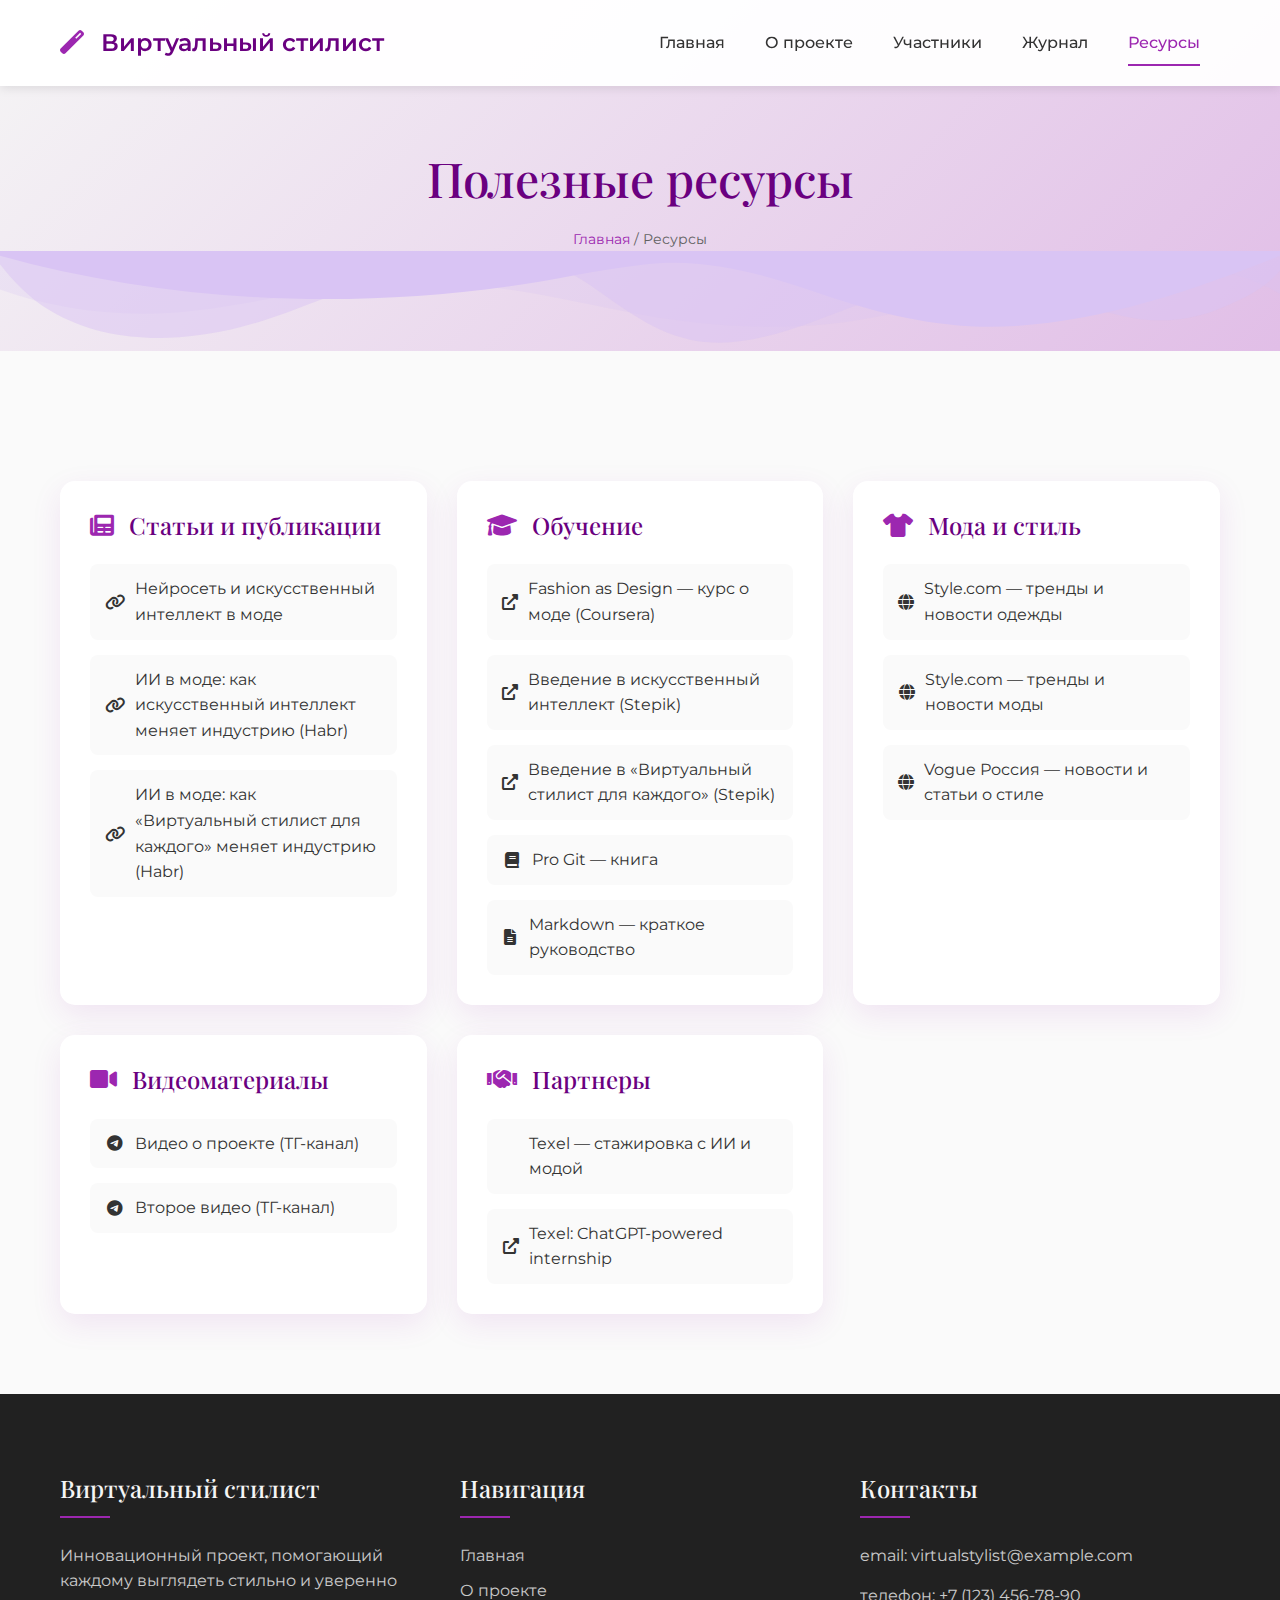
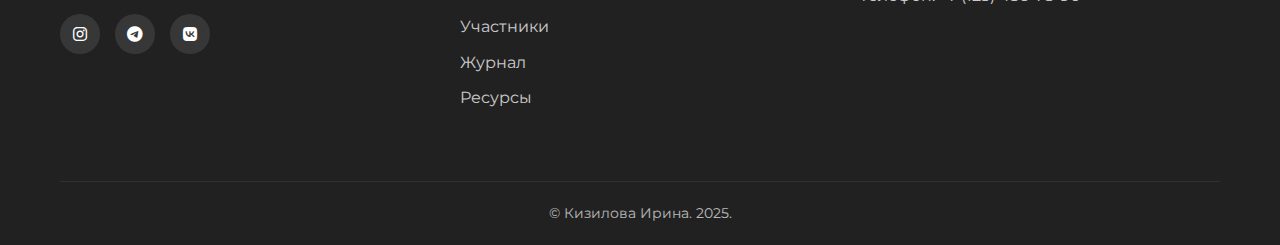
<file: site/resources.html>
<!DOCTYPE html>
<html lang="ru">
  <head>
    <meta charset="UTF-8" />
    <meta name="viewport" content="width=device-width, initial-scale=1.0" />
    <title>Ресурсы | Виртуальный стилист для каждого</title>
    <link rel="stylesheet" href="style.css" />
    <link
      rel="stylesheet"
      href="https://cdnjs.cloudflare.com/ajax/libs/font-awesome/6.0.0-beta3/css/all.min.css"
    />
    <link
      href="https://fonts.googleapis.com/css2?family=Montserrat:wght@300;400;500;600&family=Playfair+Display:wght@400;500;600&display=swap"
      rel="stylesheet"
    />
  </head>
  <body>
    <header class="header">
      <div class="container">
        <div class="header-inner">
          <div class="logo">
            <a href="index.html">
              <i class="fas fa-magic"></i>
              <span>Виртуальный стилист</span>
            </a>
          </div>
          <nav class="nav">
            <a href="index.html" class="nav-link">Главная</a>
            <a href="about.html" class="nav-link">О проекте</a>
            <a href="team.html" class="nav-link">Участники</a>
            <a href="blog.html" class="nav-link">Журнал</a>
            <a href="resources.html" class="nav-link active">Ресурсы</a>
          </nav>
          <div class="mobile-menu-btn">
            <i class="fas fa-bars"></i>
          </div>
        </div>
      </div>
    </header>

    <main>
      <section class="page-hero">
        <div class="container">
          <h1 class="page-title">Полезные ресурсы</h1>
          <div class="breadcrumbs">
            <a href="index.html">Главная</a> / <span>Ресурсы</span>
          </div>
        </div>
        <div class="page-hero-wave">
          <svg viewBox="0 0 1200 120" preserveAspectRatio="none">
            <path
              d="M0,0V46.29c47.79,22.2,103.59,32.17,158,28,70.36-5.37,136.33-33.31,206.8-37.5C438.64,32.43,512.34,53.67,583,72.05c69.27,18,138.3,24.88,209.4,13.08,36.15-6,69.85-17.84,104.45-29.34C989.49,25,1113-14.29,1200,52.47V0Z"
              opacity=".25"
              fill="#d9c4f4"
            ></path>
            <path
              d="M0,0V15.81C13,36.92,27.64,56.86,47.69,72.05,99.41,111.27,165,111,224.58,91.58c31.15-10.15,60.09-26.07,89.67-39.8,40.92-19,84.73-46,130.83-49.67,36.26-2.85,70.9,9.42,98.6,31.56,31.77,25.39,62.32,62,103.63,73,40.44,10.79,81.35-6.69,119.13-24.28s75.16-39,116.92-43.05c59.73-5.85,113.28,22.88,168.9,38.84,30.2,8.66,59,6.17,87.09-7.5,22.43-10.89,48-26.93,60.65-49.24V0Z"
              opacity=".5"
              fill="#d9c4f4"
            ></path>
            <path
              d="M0,0V5.63C149.93,59,314.09,71.32,475.83,42.57c43-7.64,84.23-20.12,127.61-26.46,59-8.63,112.48,12.24,165.56,35.4C827.93,77.22,886,95.24,951.2,90c86.53-7,172.46-45.71,248.8-84.81V0Z"
              fill="#d9c4f4"
            ></path>
          </svg>
        </div>
      </section>

      <section class="resources-section">
        <div class="container">
          <div class="resources-categories">
            <!-- Статьи -->
            <div class="category-card">
              <h2 class="category-title">
                <i class="fas fa-newspaper"></i> Статьи и публикации
              </h2>
              <div class="resource-list">
                <a
                  href="https://habr.com/ru/news/704898/"
                  class="resource-item"
                  target="_blank"
                >
                  <i class="fas fa-link"></i>
                  <span>Нейросеть и искусственный интеллект в моде</span>
                </a>
                <a
                  href="https://habr.com/ru/news/704898/"
                  class="resource-item"
                  target="_blank"
                >
                  <i class="fas fa-link"></i>
                  <span
                    >ИИ в моде: как искусственный интеллект меняет индустрию
                    (Habr)</span
                  >
                </a>
                <a
                  href="https://habr.com/ru/news/704898/"
                  class="resource-item"
                  target="_blank"
                >
                  <i class="fas fa-link"></i>
                  <span
                    >ИИ в моде: как «Виртуальный стилист для каждого» меняет
                    индустрию (Habr)</span
                  >
                </a>
              </div>
            </div>

            <!-- Образовательные ресурсы -->
            <div class="category-card">
              <h2 class="category-title">
                <i class="fas fa-graduation-cap"></i> Обучение
              </h2>
              <div class="resource-list">
                <a
                  href="https://www.coursera.org/learn/fashion-as-design"
                  class="resource-item"
                  target="_blank"
                >
                  <i class="fas fa-external-link-alt"></i>
                  <span>Fashion as Design — курс о моде (Coursera)</span>
                </a>
                <a
                  href="https://stepik.org/course/4852/promo"
                  class="resource-item"
                  target="_blank"
                >
                  <i class="fas fa-external-link-alt"></i>
                  <span>Введение в искусственный интеллект (Stepik)</span>
                </a>
                <a
                  href="https://stepik.org/course/4852/promo"
                  class="resource-item"
                  target="_blank"
                >
                  <i class="fas fa-external-link-alt"></i>
                  <span
                    >Введение в «Виртуальный стилист для каждого» (Stepik)</span
                  >
                </a>
                <a
                  href="https://git-scm.com/book/ru/v2"
                  class="resource-item"
                  target="_blank"
                >
                  <i class="fas fa-book"></i>
                  <span>Pro Git — книга</span>
                </a>
                <a
                  href="https://ru.hexlet.io/blog/posts/markdown"
                  class="resource-item"
                  target="_blank"
                >
                  <i class="fas fa-file-alt"></i>
                  <span>Markdown — краткое руководство</span>
                </a>
              </div>
            </div>

            <!-- Модные ресурсы -->
            <div class="category-card">
              <h2 class="category-title">
                <i class="fas fa-tshirt"></i> Мода и стиль
              </h2>
              <div class="resource-list">
                <a
                  href="https://www.style.com/"
                  class="resource-item"
                  target="_blank"
                >
                  <i class="fas fa-globe"></i>
                  <span>Style.com — тренды и новости одежды</span>
                </a>
                <a
                  href="https://www.style.com/"
                  class="resource-item"
                  target="_blank"
                >
                  <i class="fas fa-globe"></i>
                  <span>Style.com — тренды и новости моды</span>
                </a>
                <a
                  href="https://www.vogue.ru/"
                  class="resource-item"
                  target="_blank"
                >
                  <i class="fas fa-globe"></i>
                  <span>Vogue Россия — новости и статьи о стиле</span>
                </a>
              </div>
            </div>

            <!-- Видео и медиа -->
            <div class="category-card">
              <h2 class="category-title">
                <i class="fas fa-video"></i> Видеоматериалы
              </h2>
              <div class="resource-list">
                <a
                  href="https://t.me/texelgraphics/6"
                  class="resource-item"
                  target="_blank"
                >
                  <i class="fab fa-telegram"></i>
                  <span>Видео о проекте (ТГ-канал)</span>
                </a>
                <a
                  href="https://t.me/texelgraphics/23"
                  class="resource-item"
                  target="_blank"
                >
                  <i class="fab fa-telegram"></i>
                  <span>Второе видео (ТГ-канал)</span>
                </a>
              </div>
            </div>

            <!-- Партнеры -->
            <div class="category-card">
              <h2 class="category-title">
                <i class="fas fa-handshake"></i> Партнеры
              </h2>
              <div class="resource-list">
                <a
                  href="https://texel.graphics/ru/chatgpt-powered-internship/"
                  class="resource-item"
                  target="_blank"
                >
                  <i
                    class="https://texel.graphics/ru/chatgpt-powered-internship/"
                  ></i>
                  <span>Texel — стажировка с ИИ и модой</span>
                </a>
                <a
                  href="https://texel.graphics/ru/chatgpt-powered-internship/"
                  class="resource-item"
                  target="_blank"
                >
                  <i class="fas fa-external-link-alt"></i>
                  <span>Texel: ChatGPT-powered internship</span>
                </a>
              </div>
            </div>
          </div>
        </div>
      </section>
    </main>

    <footer class="footer">
      <div class="container">
        <div class="footer-content">
          <div class="footer-column">
            <h3>Виртуальный стилист</h3>
            <p>
              Инновационный проект, помогающий каждому выглядеть стильно и
              уверенно
            </p>
            <div class="social-links">
              <a href="#"><i class="fab fa-instagram"></i></a>
              <a href="#"><i class="fab fa-telegram"></i></a>
              <a href="#"><i class="fab fa-vk"></i></a>
            </div>
          </div>
          <div class="footer-column">
            <h3>Навигация</h3>
            <ul>
              <li><a href="index.html">Главная</a></li>
              <li><a href="about.html">О проекте</a></li>
              <li><a href="team.html">Участники</a></li>
              <li><a href="blog.html">Журнал</a></li>
              <li><a href="resources.html">Ресурсы</a></li>
            </ul>
          </div>
          <div class="footer-column">
            <h3>Контакты</h3>
            <p>email: virtualstylist@example.com</p>
            <p>телефон: +7 (123) 456-78-90</p>
          </div>
        </div>
        <div class="footer-bottom">
          <p>&copy; Кизилова Ирина. 2025.</p>
        </div>
      </div>
    </footer>

    <script src="script.js"></script>
  </body>
</html>
</file>
<file: site/style.css>
/* Общие стили */
:root {
  --primary-color: #9c27b0;
  --primary-light: #d05ce3;
  --primary-dark: #6a0080;
  --secondary-color: #e1bee7;
  --accent-color: #ffc107;
  --text-color: #333;
  --light-text: #f5f5f5;
  --background-light: #fafafa;
  --background-dark: #212121;
  --gray-light: #e0e0e0;
  --gray-medium: #9e9e9e;
  --gray-dark: #616161;
}

* {
  margin: 0;
  padding: 0;
  box-sizing: border-box;
}

html {
  scroll-behavior: smooth;
}

body {
  font-family: "Montserrat", sans-serif;
  color: var(--text-color);
  background-color: var(--background-light);
  line-height: 1.6;
  overflow-x: hidden;
}

h1,
h2,
h3,
h4,
h5,
h6 {
  font-family: "Playfair Display", serif;
  font-weight: 500;
  line-height: 1.2;
}

a {
  text-decoration: none;
  color: inherit;
  transition: all 0.3s ease;
}

a:hover {
  color: var(--primary-color);
}

.container {
  width: 100%;
  max-width: 1200px;
  margin: 0 auto;
  padding: 0 20px;
}

.btn {
  display: inline-block;
  padding: 12px 24px;
  border-radius: 30px;
  font-weight: 500;
  text-align: center;
  cursor: pointer;
  transition: all 0.3s ease;
  border: none;
}

.btn-primary {
  background-color: var(--primary-color);
  color: white;
}

.btn-primary:hover {
  background-color: var(--primary-dark);
  transform: translateY(-2px);
  box-shadow: 0 4px 8px rgba(0, 0, 0, 0.1);
}

.section-title {
  font-size: 2.5rem;
  margin-bottom: 1.5rem;
  text-align: center;
  position: relative;
  color: var(--primary-dark);
}

.section-title::after {
  content: "";
  display: block;
  width: 80px;
  height: 4px;
  background: var(--primary-color);
  margin: 15px auto;
  border-radius: 2px;
}

.section-subtitle {
  font-size: 1.2rem;
  text-align: center;
  margin-bottom: 3rem;
  color: var(--gray-dark);
}

/* Шапка */
.header {
  position: fixed;
  top: 0;
  left: 0;
  width: 100%;
  z-index: 1000;
  background-color: rgba(255, 255, 255, 0.95);
  box-shadow: 0 2px 10px rgba(0, 0, 0, 0.1);
  transition: all 0.3s ease;
}

.header.scrolled {
  background-color: rgba(255, 255, 255, 0.98);
  box-shadow: 0 4px 15px rgba(0, 0, 0, 0.1);
}

.header-inner {
  display: flex;
  justify-content: space-between;
  align-items: center;
  padding: 20px 0;
}

.logo {
  display: flex;
  align-items: center;
  font-size: 1.5rem;
  font-weight: 600;
  color: var(--primary-dark);
}

.logo i {
  margin-right: 10px;
  color: var(--primary-color);
}

.nav {
  display: flex;
}

.nav-link {
  padding: 10px 20px;
  font-weight: 500;
  position: relative;
}

.nav-link.active {
  color: var(--primary-color);
}

.nav-link.active::after {
  content: "";
  position: absolute;
  bottom: 0;
  left: 20px;
  right: 20px;
  height: 2px;
  background-color: var(--primary-color);
}

.mobile-menu-btn {
  display: none;
  font-size: 1.5rem;
  cursor: pointer;
}
.hero {
  position: relative;
  height: 100vh;
  min-height: 700px;
  display: flex;
  align-items: center;
  padding-top: 80px;
  overflow: hidden;
  background: linear-gradient(135deg, #f5f5f5 0%, #e1bee7 100%);
}

.hero-content {
  flex: 1;
  padding-right: 50px;
  z-index: 2;
}

.hero-title {
  font-size: 3.5rem;
  margin-bottom: 20px;
  color: var(--primary-dark);
  line-height: 1.2;
}

.hero-text {
  font-size: 1.3rem;
  margin-bottom: 30px;
  color: var(--gray-dark);
  max-width: 600px;
}

.hero-illustration {
  flex: 1;
  display: flex;
  justify-content: center;
  align-items: center;
  z-index: 2;
}

.hero-illustration img {
  max-width: 100%;
  height: auto;
}

.hero-wave {
  position: absolute;
  bottom: 0;
  left: 0;
  width: 100%;
  overflow: hidden;
  line-height: 0;
}

.hero-wave svg {
  position: relative;
  display: block;
  width: calc(100% + 1.3px);
  height: 150px;
}

.hero-wave .shape-fill {
  fill: #ffffff;
}

/* Анимации */
.animate-pop-in {
  animation: pop-in 0.8s cubic-bezier(0, 0.9, 0.3, 1.2) forwards;
  opacity: 0;
}

.animate-float {
  animation: float 6s ease-in-out infinite;
}

@keyframes pop-in {
  0% {
    opacity: 0;
    transform: translateY(-4rem) scale(0.8);
  }
  100% {
    opacity: 1;
    transform: none;
  }
}

@keyframes float {
  0% {
    transform: translateY(0px);
  }
  50% {
    transform: translateY(-20px);
  }
  100% {
    transform: translateY(0px);
  }
}

/* Секция возможностей */
.features {
  padding: 100px 0;
  background-color: white;
}

.features-grid {
  display: grid;
  grid-template-columns: repeat(auto-fit, minmax(300px, 1fr));
  gap: 30px;
  margin-top: 50px;
}

.feature-card {
  background: white;
  border-radius: 15px;
  padding: 40px 30px;
  text-align: center;
  box-shadow: 0 10px 30px rgba(0, 0, 0, 0.05);
  transition: all 0.3s ease;
}

.feature-card:hover {
  transform: translateY(-10px);
  box-shadow: 0 15px 35px rgba(0, 0, 0, 0.1);
}

.feature-icon {
  width: 80px;
  height: 80px;
  margin: 0 auto 25px;
  display: flex;
  align-items: center;
  justify-content: center;
  background: linear-gradient(
    135deg,
    var(--primary-light) 0%,
    var(--primary-color) 100%
  );
  border-radius: 50%;
  color: white;
  font-size: 2rem;
}

.feature-card h3 {
  font-size: 1.5rem;
  margin-bottom: 15px;
  color: var(--primary-dark);
}

/* Видео секция */
.video-section {
  padding: 100px 0;
  background-color: var(--background-light);
}

.video-wrapper {
  max-width: 800px;
  margin: 0 auto;
  border-radius: 15px;
  overflow: hidden;
  box-shadow: 0 20px 40px rgba(0, 0, 0, 0.1);
}

.video-placeholder {
  position: relative;
  padding-top: 56.25%;
  background-color: var(--gray-light);
}

.video-placeholder img {
  position: absolute;
  top: 0;
  left: 0;
  width: 100%;
  height: 100%;
  object-fit: cover;
}

.video-placeholder i {
  position: absolute;
  top: 50%;
  left: 50%;
  transform: translate(-50%, -50%);
  font-size: 4rem;
  color: white;
  background-color: rgba(156, 39, 176, 0.8);
  width: 100px;
  height: 100px;
  border-radius: 50%;
  display: flex;
  align-items: center;
  justify-content: center;
  cursor: pointer;
  transition: all 0.3s ease;
}

.video-placeholder i:hover {
  background-color: rgba(156, 39, 176, 1);
  transform: translate(-50%, -50%) scale(1.1);
}

/* Подвал */
.footer {
  background-color: var(--background-dark);
  color: var(--light-text);
  padding: 80px 0 0;
}

.footer-content {
  display: grid;
  grid-template-columns: repeat(auto-fit, minmax(250px, 1fr));
  gap: 40px;
  margin-bottom: 60px;
}

.footer-column h3 {
  font-size: 1.5rem;
  margin-bottom: 25px;
  position: relative;
  padding-bottom: 15px;
}

.footer-column h3::after {
  content: "";
  position: absolute;
  bottom: 0;
  left: 0;
  width: 50px;
  height: 2px;
  background-color: var(--primary-color);
}

.footer-column p {
  margin-bottom: 15px;
  opacity: 0.8;
}

.footer-column ul {
  list-style: none;
}

.footer-column ul li {
  margin-bottom: 10px;
}

.footer-column ul li a {
  opacity: 0.8;
  transition: all 0.3s ease;
}

.footer-column ul li a:hover {
  opacity: 1;
  padding-left: 5px;
}

.social-links {
  display: flex;
  gap: 15px;
  margin-top: 20px;
}

.social-links a {
  display: flex;
  align-items: center;
  justify-content: center;
  width: 40px;
  height: 40px;
  border-radius: 50%;
  background-color: rgba(255, 255, 255, 0.1);
  color: white;
  transition: all 0.3s ease;
}

.social-links a:hover {
  background-color: var(--primary-color);
  transform: translateY(-3px);
}

.footer-bottom {
  text-align: center;
  padding: 20px 0;
  border-top: 1px solid rgba(255, 255, 255, 0.1);
  font-size: 0.9rem;
  opacity: 0.7;
}

/* Страница "О проекте" */
.page-hero {
  position: relative;
  padding: 150px 0 100px;
  text-align: center;
  background: linear-gradient(135deg, #f5f5f5 0%, #e1bee7 100%);
}

.page-title {
  font-size: 3rem;
  margin-bottom: 20px;
  color: var(--primary-dark);
}

.breadcrumbs {
  font-size: 0.9rem;
  color: var(--gray-dark);
}

.breadcrumbs a {
  color: var(--primary-color);
}

.page-hero-wave {
  position: absolute;
  bottom: 0;
  left: 0;
  width: 100%;
  overflow: hidden;
  line-height: 0;
}

.page-hero-wave svg {
  position: relative;
  display: block;
  width: calc(100% + 1.3px);
  height: 100px;
}

.about-section {
  padding: 100px 0;
  background-color: white;
}

.about-grid {
  display: grid;
  grid-template-columns: 1fr 1fr;
  gap: 50px;
  align-items: center;
}

.about-content h2 {
  text-align: left;
}

.about-content h2::after {
  margin: 15px 0;
}

.about-image img {
  max-width: 100%;
  border-radius: 15px;
  box-shadow: 0 20px 40px rgba(0, 0, 0, 0.1);
}

.features-list {
  margin: 30px 0;
}

.feature-item {
  display: flex;
  align-items: center;
  margin-bottom: 15px;
}

.feature-item i {
  width: 40px;
  height: 40px;
  background-color: var(--secondary-color);
  color: var(--primary-dark);
  border-radius: 50%;
  display: flex;
  align-items: center;
  justify-content: center;
  margin-right: 15px;
  font-size: 1.2rem;
}

.timeline-section {
  padding: 100px 0;
  background-color: var(--background-light);
}

.timeline {
  position: relative;
  max-width: 800px;
  margin: 0 auto;
  padding: 40px 0;
}

.timeline::before {
  content: "";
  position: absolute;
  top: 0;
  left: 50%;
  transform: translateX(-50%);
  width: 2px;
  height: 100%;
  background-color: var(--primary-color);
}

.timeline-item {
  position: relative;
  margin-bottom: 50px;
  display: flex;
  justify-content: flex-end;
  padding-right: 30px;
}

.timeline-item:nth-child(even) {
  justify-content: flex-start;
  padding-left: 30px;
  padding-right: 0;
}

.timeline-date {
  position: absolute;
  top: 0;
  left: 50%;
  transform: translateX(-50%);
  background-color: var(--primary-color);
  color: white;
  padding: 10px 20px;
  border-radius: 30px;
  font-weight: 600;
  box-shadow: 0 5px 15px rgba(156, 39, 176, 0.3);
}

.timeline-content {
  width: calc(50% - 40px);
  padding: 30px;
  background-color: white;
  border-radius: 10px;
  box-shadow: 0 5px 25px rgba(0, 0, 0, 0.05);
}

.timeline-content h3 {
  margin-bottom: 10px;
  color: var(--primary-dark);
}

/* Страница "Участники" */
.team-section {
  padding: 100px 0;
  background-color: white;
}

.team-grid {
  display: grid;
  grid-template-columns: repeat(auto-fit, minmax(300px, 1fr));
  gap: 30px;
  margin-top: 50px;
}

.team-member {
  text-align: center;
  background-color: white;
  border-radius: 15px;
  padding: 30px;
  box-shadow: 0 10px 30px rgba(0, 0, 0, 0.05);
  transition: all 0.3s ease;
}

.team-member:hover {
  transform: translateY(-10px);
  box-shadow: 0 15px 35px rgba(0, 0, 0, 0.1);
}

.member-photo {
  width: 150px;
  height: 150px;
  margin: 0 auto 20px;
  border-radius: 50%;
  overflow: hidden;
  position: relative;
  border: 5px solid var(--secondary-color);
}

.member-photo img {
  width: 100%;
  height: 100%;
  object-fit: cover;
}

.member-photo .social-links {
  position: absolute;
  bottom: -20px;
  left: 0;
  right: 0;
  display: flex;
  justify-content: center;
  opacity: 0;
  transition: all 0.3s ease;
}

.team-member:hover .social-links {
  opacity: 1;
  bottom: -10px;
}

.team-member h3 {
  font-size: 1.3rem;
  margin-bottom: 5px;
  color: var(--primary-dark);
}

.position {
  color: var(--primary-color);
  font-weight: 500;
  margin-bottom: 15px;
}

.contribution {
  font-size: 0.9rem;
  color: var(--gray-dark);
}

.team-values {
  padding: 100px 0;
  background-color: var(--background-light);
}

.values-grid {
  display: grid;
  grid-template-columns: repeat(auto-fit, minmax(300px, 1fr));
  gap: 30px;
  margin-top: 50px;
}

.value-card {
  text-align: center;
  padding: 40px 30px;
  background-color: white;
  border-radius: 15px;
  box-shadow: 0 10px 30px rgba(0, 0, 0, 0.05);
  transition: all 0.3s ease;
}

.value-card:hover {
  transform: translateY(-10px);
  box-shadow: 0 15px 35px rgba(0, 0, 0, 0.1);
}

.value-icon {
  width: 80px;
  height: 80px;
  margin: 0 auto 25px;
  display: flex;
  align-items: center;
  justify-content: center;
  background: linear-gradient(
    135deg,
    var(--primary-light) 0%,
    var(--primary-color) 100%
  );
  border-radius: 50%;
  color: white;
  font-size: 2rem;
}

.value-card h3 {
  font-size: 1.5rem;
  margin-bottom: 15px;
  color: var(--primary-dark);
}

/* Страница "Журнал" */
.blog-section {
  padding: 100px 0;
  background-color: white;
}

.blog-grid {
  display: grid;
  grid-template-columns: repeat(auto-fit, minmax(350px, 1fr));
  gap: 40px;
  margin-top: 50px;
}

.blog-post {
  background-color: white;
  border-radius: 15px;
  overflow: hidden;
  box-shadow: 0 10px 30px rgba(0, 0, 0, 0.05);
  transition: all 0.3s ease;
}

.blog-post:hover {
  transform: translateY(-10px);
  box-shadow: 0 15px 35px rgba(0, 0, 0, 0.1);
}

.post-image {
  height: 200px;
  overflow: hidden;
}

.post-image img {
  width: 100%;
  height: 100%;
  object-fit: cover;
  transition: all 0.5s ease;
}

.blog-post:hover .post-image img {
  transform: scale(1.1);
}

.post-content {
  padding: 30px;
}

.post-meta {
  display: flex;
  align-items: center;
  margin-bottom: 15px;
  font-size: 0.9rem;
  color: var(--gray-medium);
}

.post-date {
  margin-right: 20px;
}

.post-category {
  color: var(--primary-color);
  font-weight: 500;
}

.post-title {
  font-size: 1.5rem;
  margin-bottom: 15px;
  color: var(--primary-dark);
}

.post-excerpt {
  margin-bottom: 20px;
  color: var(--gray-dark);
}

.read-more {
  display: inline-flex;
  align-items: center;
  color: var(--primary-color);
  font-weight: 500;
}

.read-more i {
  margin-left: 5px;
  transition: all 0.3s ease;
}

.read-more:hover i {
  transform: translateX(5px);
}

/* Страница "Ресурсы" */
.resources-section {
  padding: 100px 0;
  background-color: var(--background-light);
}

.resources-grid {
  display: grid;
  grid-template-columns: repeat(auto-fit, minmax(300px, 1fr));
  gap: 30px;
  margin-top: 50px;
}

.resource-card {
  background-color: white;
  border-radius: 15px;
  padding: 30px;
  box-shadow: 0 10px 30px rgba(0, 0, 0, 0.05);
  transition: all 0.3s ease;
  display: flex;
  flex-direction: column;
}

.resource-card:hover {
  transform: translateY(-10px);
  box-shadow: 0 15px 35px rgba(0, 0, 0, 0.1);
}

.resource-icon {
  width: 60px;
  height: 60px;
  margin-bottom: 20px;
  display: flex;
  align-items: center;
  justify-content: center;
  background-color: var(--secondary-color);
  color: var(--primary-dark);
  border-radius: 15px;
  font-size: 1.5rem;
}

.resource-card h3 {
  font-size: 1.3rem;
  margin-bottom: 15px;
  color: var(--primary-dark);
}

.resource-card p {
  margin-bottom: 20px;
  color: var(--gray-dark);
  flex-grow: 1;
}

.resource-link {
  display: inline-flex;
  align-items: center;
  color: var(--primary-color);
  font-weight: 500;
}

.resource-link i {
  margin-left: 5px;
  transition: all 0.3s ease;
}

.resource-link:hover i {
  transform: translateX(5px);
}

/* Медиа-запросы */
@media (max-width: 992px) {
  .hero-title {
    font-size: 3rem;
  }

  .about-grid {
    grid-template-columns: 1fr;
  }

  .about-image {
    order: -1;
  }
}

@media (max-width: 768px) {
  .nav {
    position: fixed;
    top: 80px;
    left: -100%;
    width: 80%;
    height: calc(100vh - 80px);
    background-color: white;
    flex-direction: column;
    align-items: center;
    justify-content: center;
    transition: all 0.5s ease;
    box-shadow: 2px 0 10px rgba(0, 0, 0, 0.1);
  }

  .nav.active {
    left: 0;
  }

  .nav-link {
    padding: 15px 0;
    font-size: 1.2rem;
  }

  .mobile-menu-btn {
    display: block;
  }

  .hero {
    flex-direction: column;
    text-align: center;
    padding-top: 120px;
    height: auto;
  }

  .hero-content {
    padding-right: 0;
    margin-bottom: 50px;
  }

  .hero-title {
    font-size: 2.5rem;
  }

  .hero-text {
    margin: 0 auto 30px;
  }

  .timeline::before {
    left: 30px;
  }

  .timeline-item,
  .timeline-item:nth-child(even) {
    justify-content: flex-start;
    padding-left: 70px;
    padding-right: 0;
  }

  .timeline-date {
    left: 0;
    transform: none;
  }

  .timeline-content {
    width: 100%;
  }
}

@media (max-width: 576px) {
  .section-title {
    font-size: 2rem;
  }

  .page-title {
    font-size: 2.2rem;
  }

  .feature-card,
  .team-member,
  .value-card,
  .blog-post,
  .resource-card {
    padding: 25px 20px;
  }
}
/* Секция "Почему это важно" */
.importance-section {
  padding: 100px 0;
  background-color: var(--background-light);
}

.importance-grid {
  display: grid;
  grid-template-columns: repeat(auto-fit, minmax(300px, 1fr));
  gap: 30px;
  margin-top: 50px;
}

.importance-card {
  background-color: white;
  border-radius: 15px;
  padding: 40px 30px;
  text-align: center;
  box-shadow: 0 10px 30px rgba(0, 0, 0, 0.05);
  transition: all 0.3s ease;
}

.importance-card:hover {
  transform: translateY(-10px);
  box-shadow: 0 15px 35px rgba(0, 0, 0, 0.1);
}

.importance-icon {
  width: 80px;
  height: 80px;
  margin: 0 auto 25px;
  display: flex;
  align-items: center;
  justify-content: center;
  background: linear-gradient(
    135deg,
    var(--primary-light) 0%,
    var(--primary-color) 100%
  );
  border-radius: 50%;
  color: white;
  font-size: 2rem;
}

/* Секция результатов */
.results-section {
  padding: 100px 0;
  background-color: white;
}

.results-content {
  display: grid;
  grid-template-columns: 1fr 1fr;
  gap: 50px;
  align-items: center;
  margin-top: 50px;
}

.results-stats {
  display: grid;
  grid-template-columns: 1fr 1fr;
  gap: 30px;
}

.stat-item {
  text-align: center;
  padding: 30px;
  background-color: var(--background-light);
  border-radius: 15px;
}

.stat-number {
  font-size: 3rem;
  font-weight: 700;
  color: var(--primary-dark);
  margin-bottom: 10px;
}

.stat-label {
  font-size: 1.1rem;
  color: var(--gray-dark);
}

.testimonial {
  margin-top: 40px;
  padding: 30px;
  background-color: var(--secondary-color);
  border-radius: 15px;
  position: relative;
}

.testimonial::before {
  content: '"';
  position: absolute;
  top: 20px;
  left: 20px;
  font-size: 5rem;
  color: rgba(156, 39, 176, 0.1);
  font-family: serif;
  line-height: 1;
}

.testimonial-text {
  position: relative;
  font-style: italic;
  margin-bottom: 15px;
  z-index: 1;
}

.testimonial-author {
  font-weight: 500;
  color: var(--primary-dark);
}

/* Секция перспектив */
.perspectives-section {
  padding: 100px 0;
  background-color: var(--background-light);
}

.perspectives-grid {
  display: grid;
  grid-template-columns: repeat(auto-fit, minmax(300px, 1fr));
  gap: 30px;
  margin-top: 50px;
}

.perspective-card {
  background-color: white;
  border-radius: 15px;
  padding: 30px;
  box-shadow: 0 10px 30px rgba(0, 0, 0, 0.05);
  transition: all 0.3s ease;
}

.perspective-card:hover {
  transform: translateY(-10px);
  box-shadow: 0 15px 35px rgba(0, 0, 0, 0.1);
}

.perspective-card h3 {
  font-size: 1.3rem;
  margin-bottom: 15px;
  color: var(--primary-dark);
  display: flex;
  align-items: center;
}

.perspective-card h3 i {
  margin-right: 15px;
  color: var(--primary-color);
}

/* Адаптация */
@media (max-width: 768px) {
  .results-content {
    grid-template-columns: 1fr;
  }

  .results-stats {
    grid-template-columns: 1fr;
  }
}
/* Секция видео-результатов */
.results-section {
  padding: 100px 0;
  background-color: white;
}

.video-results {
  display: grid;
  grid-template-columns: 2fr 1fr;
  gap: 40px;
  align-items: center;
  margin-top: 50px;
}

.video-wrapper {
  position: relative;
  padding-bottom: 56.25%;
  height: 0;
  overflow: hidden;
  border-radius: 15px;
  box-shadow: 0 20px 40px rgba(0, 0, 0, 0.1);
}

.video-wrapper iframe {
  position: absolute;
  top: 0;
  left: 0;
  width: 100%;
  height: 100%;
  border: none;
}

.video-caption h3 {
  font-size: 1.8rem;
  margin-bottom: 20px;
  color: var(--primary-dark);
}

.video-caption p {
  margin-bottom: 30px;
  color: var(--gray-dark);
  line-height: 1.7;
}

.video-stats {
  display: grid;
  gap: 20px;
}

.stat-item {
  display: flex;
  align-items: center;
  padding: 15px 20px;
  background-color: var(--background-light);
  border-radius: 10px;
}

.stat-item i {
  font-size: 1.5rem;
  color: var(--primary-color);
  margin-right: 15px;
  width: 40px;
  text-align: center;
}

/* Адаптация */
@media (max-width: 992px) {
  .video-results {
    grid-template-columns: 1fr;
  }

  .video-wrapper {
    order: -1;
  }
}

@media (max-width: 576px) {
  .video-caption h3 {
    font-size: 1.5rem;
  }
}
.video-wrapper video {
  width: 100%;
  height: auto;
  border-radius: 15px;
  display: block;
  background-color: #000;
}

/* Кастомизация элементов управления */
video::-webkit-media-controls {
  border-radius: 0 0 15px 15px;
}

video::-webkit-media-controls-play-button,
video::-webkit-media-controls-mute-button {
  background-color: var(--primary-color);
  border-radius: 50%;
}

video::-webkit-media-controls-current-time-display,
video::-webkit-media-controls-time-remaining-display {
  color: white;
  font-family: "Montserrat", sans-serif;
}
.perspectives-grid {
  grid-template-columns: repeat(auto-fit, minmax(280px, 1fr));
}

@media (max-width: 768px) {
  .perspectives-grid {
    grid-template-columns: 1fr;
  }
}
.team-member .contribution ul {
  list-style-type: none;
  margin-top: 15px;
  text-align: left;
}

.team-member .contribution li {
  position: relative;
  padding-left: 25px;
  margin-bottom: 10px;
  font-size: 0.95rem;
  line-height: 1.5;
}

.team-member .contribution li::before {
  content: "";
  position: absolute;
  left: 0;
  top: 8px;
  width: 8px;
  height: 8px;
  background-color: var(--primary-color);
  border-radius: 50%;
}

@media (max-width: 768px) {
  .team-member .contribution {
    text-align: center;
  }

  .team-member .contribution ul {
    display: inline-block;
    text-align: left;
  }
}
/* Стили для страницы участников */
.team-member {
  position: relative;
  background: white;
  border-radius: 15px;
  padding: 30px;
  box-shadow: 0 10px 30px rgba(0, 0, 0, 0.05);
  transition: all 0.3s ease;
  text-align: center;
}

.role-badge {
  position: absolute;
  top: 20px;
  right: 20px;
  background: var(--primary-color);
  color: white;
  padding: 5px 15px;
  border-radius: 20px;
  font-size: 0.8rem;
  font-weight: 600;
  text-transform: uppercase;
}

.team-member .contribution ul {
  list-style: none;
  margin-top: 20px;
  text-align: left;
}

.team-member .contribution li {
  padding: 8px 0;
  border-bottom: 1px solid #f0f0f0;
  display: flex;
  align-items: center;
}

.team-member .contribution li:last-child {
  border-bottom: none;
}

.team-member .contribution li i {
  margin-right: 10px;
  color: var(--primary-color);
  font-size: 0.9rem;
}

/* Адаптация для мобильных */
@media (max-width: 768px) {
  .team-member {
    padding: 20px;
  }

  .role-badge {
    top: 10px;
    right: 10px;
    font-size: 0.7rem;
  }
}
/* Как это работает */
.how-it-works {
  padding: 100px 0;
  background-color: #f9f4ff;
}

.steps-container {
  display: flex;
  justify-content: space-between;
  margin: 60px auto;
  max-width: 1200px;
  gap: 30px;
}

.step-card {
  flex: 1;
  background: white;
  border-radius: 20px;
  padding: 40px 30px;
  text-align: center;
  box-shadow: 0 10px 30px rgba(156, 39, 176, 0.1);
  transition: transform 0.3s ease;
  position: relative;
  overflow: hidden;
}

.step-card:hover {
  transform: translateY(-10px);
}

.step-number {
  position: absolute;
  top: 15px;
  left: 15px;
  font-size: 24px;
  font-weight: bold;
  color: #e1bee7;
}

.step-icon {
  width: 80px;
  height: 80px;
  margin: 0 auto 25px;
  display: flex;
  align-items: center;
  justify-content: center;
  background: linear-gradient(135deg, #d05ce3 0%, #9c27b0 100%);
  border-radius: 50%;
  color: white;
  font-size: 30px;
}

.step-card h3 {
  font-size: 22px;
  margin-bottom: 20px;
  color: #6a0080;
}

.step-description {
  text-align: left;
  list-style-type: none;
  padding-left: 0;
}

.step-description li {
  position: relative;
  padding-left: 25px;
  margin-bottom: 12px;
  line-height: 1.5;
}

.step-description li:before {
  content: "•";
  color: #9c27b0;
  font-size: 20px;
  position: absolute;
  left: 0;
  top: -2px;
}

.demo-video {
  margin-top: 80px;
  text-align: center;
}

.video-wrapper {
  max-width: 800px;
  margin: 0 auto;
  border-radius: 15px;
  overflow: hidden;
  box-shadow: 0 20px 40px rgba(0, 0, 0, 0.1);
}

.video-caption {
  margin-top: 20px;
  font-style: italic;
  color: #6a0080;
}

/* Адаптация */
@media (max-width: 768px) {
  .steps-container {
    flex-direction: column;
  }

  .step-card {
    margin-bottom: 30px;
  }
}
.step-card {
  opacity: 0;
  transform: translateY(30px);
  animation: fadeInUp 0.6s forwards;
}

.step-card:nth-child(1) {
  animation-delay: 0.2s;
}
.step-card:nth-child(2) {
  animation-delay: 0.4s;
}
.step-card:nth-child(3) {
  animation-delay: 0.6s;
}

@keyframes fadeInUp {
  to {
    opacity: 1;
    transform: translateY(0);
  }
}
.video-wrapper {
  max-width: 800px;
  margin: 0 auto;
  border-radius: 15px;
  overflow: hidden;
  box-shadow: 0 20px 40px rgba(0, 0, 0, 0.1);
}

video {
  width: 100%;
  display: block;
  background: #000;
}

/* Для кастомного плеера (если используете вариант 2) */
.custom-video-player {
  position: relative;
}
.video-controls {
  display: flex;
  align-items: center;
  padding: 10px;
  background: rgba(0, 0, 0, 0.7);
  position: absolute;
  bottom: 0;
  width: 100%;
}
.progress-bar {
  flex-grow: 1;
  margin: 0 15px;
}
/* Ресурсы */
.resources-section {
  padding: 80px 0;
}

.resources-categories {
  display: grid;
  grid-template-columns: repeat(auto-fit, minmax(300px, 1fr));
  gap: 30px;
  margin-top: 50px;
}

.category-card {
  background: white;
  border-radius: 15px;
  padding: 30px;
  box-shadow: 0 10px 30px rgba(156, 39, 176, 0.1);
}

.category-title {
  font-size: 1.5rem;
  margin-bottom: 25px;
  color: var(--primary-dark);
  display: flex;
  align-items: center;
}

.category-title i {
  margin-right: 15px;
  color: var(--primary-color);
}

.resource-list {
  display: grid;
  gap: 15px;
}

.resource-item {
  display: flex;
  align-items: center;
  padding: 12px 15px;
  background: var(--background-light);
  border-radius: 8px;
  transition: all 0.3s ease;
  color: var(--text-color);
}

.resource-item:hover {
  background: var(--primary-light);
  color: white;
  transform: translateX(5px);
}

.resource-item i {
  margin-right: 10px;
  width: 20px;
  text-align: center;
}

@media (max-width: 768px) {
  .resources-categories {
    grid-template-columns: 1fr;
  }

  .category-card {
    padding: 20px;
  }
}
</file>
